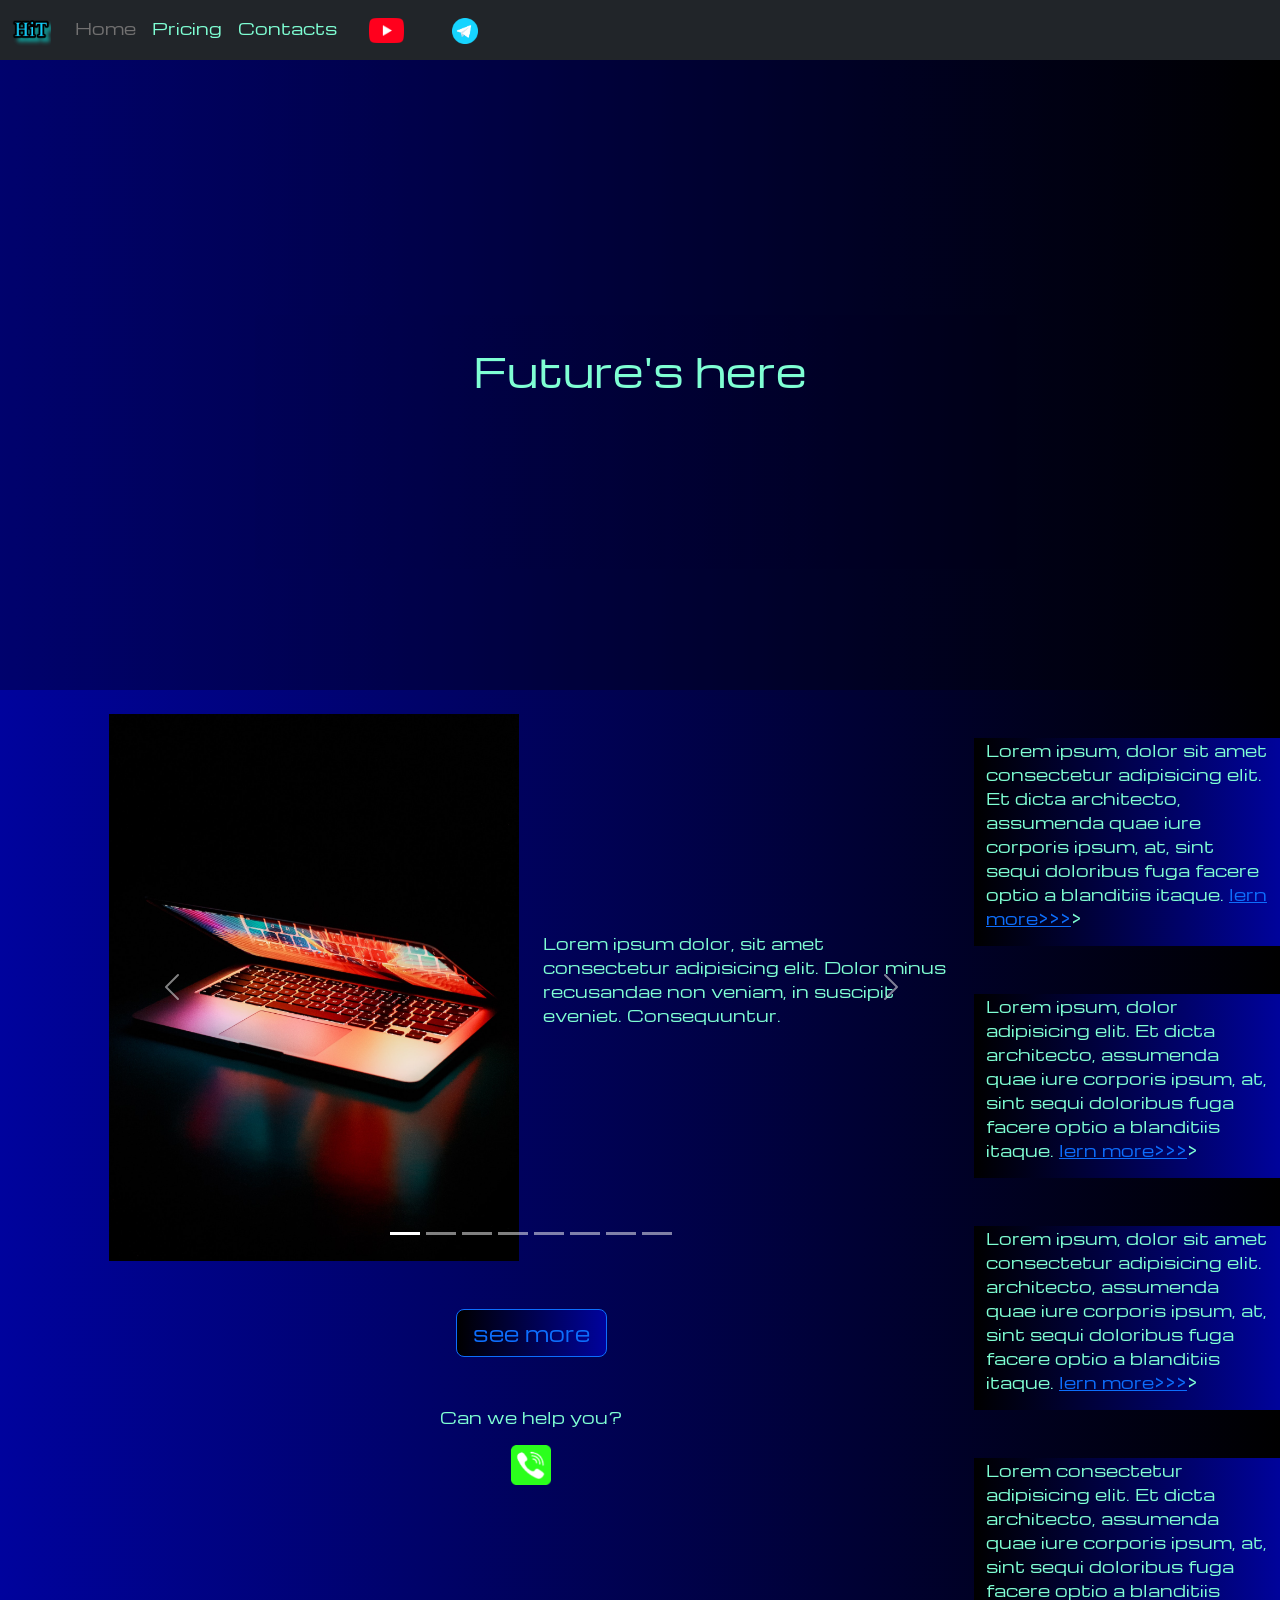
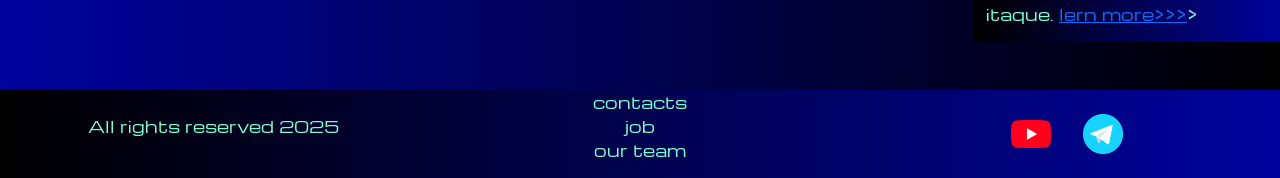
<file: index.html>
<!DOCTYPE html>
<html lang="en">

<head>
  <meta charset="UTF-8">
  <meta name="viewport" content="width=device-width, initial-scale=1.0">
  <link href="https://cdn.jsdelivr.net/npm/bootstrap@5.3.3/dist/css/bootstrap.min.css" rel="stylesheet"
    integrity="sha384-QWTKZyjpPEjISv5WaRU9OFeRpok6YctnYmDr5pNlyT2bRjXh0JMhjY6hW+ALEwIH" crossorigin="anonymous">
  <link rel="stylesheet" href="source/styles/mycss.css">
  <link rel="stylesheet" href="source/styles/bgvideo.css">
  <link rel="apple-touch-icon" sizes="180x180" href="/source/files/favicon_io/apple-touch-icon.png">
  <link rel="icon" type="image/png" sizes="32x32" href="/source/files/favicon_io/favicon-32x32.png">
  <link rel="icon" type="image/png" sizes="16x16" href="/source/files/favicon_io/favicon-16x16.png">
  <link rel="manifest" href="/site.webmanifest">

  <title>HiT</title>
</head>

<body>
  <header>
    <nav class="navbar navbar-expand-lg bg-dark">
      <div class="container-fluid">
        <a class="navbar-brand" href="/"><img src="source/files/logo.png" alt=""></a>
        <button class="navbar-toggler" type="button" data-bs-toggle="collapse" data-bs-target="#navbarNav"
          aria-controls="navbarNav" aria-expanded="false" aria-label="Toggle navigation">
          <span class="navbar-toggler-icon"></span>
        </button>
        <div class="collapse navbar-collapse" id="navbarNav">
          <ul class="navbar-nav">
            <li class="nav-item">
              <a class="nav-link active" aria-current="page" href="/">Home</a>
            </li>
            <li class="nav-item">
              <a class="nav-link" href="pricing.html">Pricing</a>
            </li>
            <li class="nav-item">
              <a class="nav-link" href="pricing.html">Contacts</a>
            </li>
            <li class="nav-item">
              <a class="nav-link" href="pricing.html">
                <img style="width: 35px; margin-inline: 1em;" src="source/files/yt.png" alt="...">
              </a>
            </li>
            <li class="nav-item">
              <a class="nav-link" href="pricing.html">
                <img style="width: 26px; margin-inline: 1em;" src="source/files/tg.png" alt="...">
              </a>
            </li>



          </ul>
        </div>
      </div>
    </nav>
  </header>

  <section>
    <div class="bgvideo">
      <video src="source/files/13178980_1080_1920_30fps.mp4" type="video/mp4" autoplay muted loop></video>
      <div class="effect"></div>
      <div class="video-text">
        <h1>Future's here</h1>
      </div>
    </div>



    <div class=".container-fluid mt-4">
      <div class="row">
        <div class="col-lg-1">
        </div>

        <div class="col-lg-8 col-md-12">
          <div class="row">
            <div id="carouselExampleIndicators" class="carousel slide">
              <div class="carousel-indicators">
                <button type="button" data-bs-target="#carouselExampleIndicators" data-bs-slide-to="0" class="active"
                  aria-current="true" aria-label="Slide 1"></button>
                <button type="button" data-bs-target="#carouselExampleIndicators" data-bs-slide-to="1"
                  aria-label="Slide 2"></button>
                <button type="button" data-bs-target="#carouselExampleIndicators" data-bs-slide-to="2"
                  aria-label="Slide 3"></button>
                <button type="button" data-bs-target="#carouselExampleIndicators" data-bs-slide-to="3"
                  aria-label="Slide 4"></button>
                <button type="button" data-bs-target="#carouselExampleIndicators" data-bs-slide-to="4"
                  aria-label="Slide 5"></button>
                <button type="button" data-bs-target="#carouselExampleIndicators" data-bs-slide-to="5"
                  aria-label="Slide 6"></button>
                <button type="button" data-bs-target="#carouselExampleIndicators" data-bs-slide-to="6"
                  aria-label="Slide 7"></button>
                <button type="button" data-bs-target="#carouselExampleIndicators" data-bs-slide-to="7"
                  aria-label="Slide 8"></button>
              </div>
              <div class="carousel-inner">
                <div class="carousel-item active">
                  <div class="d-block w-100">
                    <div class="row">
                      <div class="col-lg-6 col-md-6">
                        <img src="source/images/laptop.png" class="w-100" alt="laptop">
                      </div>
                      <div class="col-lg-6 col-md-6 slide-text">
                        <p>Lorem ipsum dolor, sit amet consectetur adipisicing elit. Dolor minus recusandae non veniam,
                          in suscipit eveniet. Consequuntur.</p>
                      </div>
                    </div>
                  </div>
                </div>
                <div class="carousel-item">
                  <div class="d-block w-100">
                    <div class="row">
                      <div class="col-lg-6 col-md-6">
                        <img src="source/images/gaming pc.png" class="w-100" alt="gaming pc">
                      </div>
                      <div class="col-lg-6 col-md-6 slide-text">
                        <p>Lorem ipsum dolor, sit amet consectetur adipisicing elit. Tempore perferendis exercitationem
                          provident expedita fugit iste. Obcaecati et quod blanditiis.</p>
                      </div>
                    </div>
                  </div>
                </div>
                <div class="carousel-item">
                  <div class="d-block w-100">
                    <div class="row">
                      <div class="col-lg-6 col-md-6">
                        <img src="source/images/vr.png" class="w-100" alt="vr">
                      </div>
                      <div class="col-lg-6 col-md-6 slide-text">
                        <p>Lorem ipsum dolor sit amet consectetur adipisicing elit. Aspernatur ducimus maiores nihil
                          harum id ipsum deserunt, cumque amet distinctio architecto adipisci enim nobis quibusdam
                          ratione sequi, quos modi velit delectus.</p>
                      </div>
                    </div>
                  </div>
                </div>
                <div class="carousel-item">
                  <div class="d-block w-100">
                    <div class="row">
                      <div class="col-lg-6 col-md-6">
                        <img src="source/images/controller.png" class="w-100" alt="controller">
                      </div>
                      <div class="col-lg-6 col-md-6 slide-text">
                        <p>Lorem ipsum dolor, sit adipisicing elit. Tempore perferendis exercitationem provident
                          expedita fugit iste. Obcaecati et quod blanditiis.</p>
                      </div>
                    </div>
                  </div>
                </div>
                <div class="carousel-item">
                  <div class="d-block w-100">
                    <div class="row">
                      <div class="col-lg-6 col-md-6">
                        <img src="source/images/acc.png" class="w-100" alt="gaming pc">
                      </div>
                      <div class="col-lg-6 col-md-6 slide-text">
                        <p>Lorem ipsum dolor, sit amet consectetur adipisicing elit. Tempore perferendis exercitationem
                          provident expedita fugit iste.</p>
                      </div>
                    </div>
                  </div>
                </div>
                <div class="carousel-item">
                  <div class="d-block w-100">
                    <div class="row">
                      <div class="col-lg-6 col-md-6">
                        <img src="source/images/cpu.png" class="w-100" alt="gaming pc">
                      </div>
                      <div class="col-lg-6 col-md-6 slide-text">
                        <p>Lorem elit. Tempore perferendis exercitationem
                          provident expedita fugit iste. Obcaecati et quod blanditiis.</p>
                      </div>
                    </div>
                  </div>
                </div>
                <div class="carousel-item">
                  <div class="d-block w-100">
                    <div class="row">
                      <div class="col-lg-6 col-md-6">
                        <img src="source/images/gpu.png" class="w-100" alt="gaming pc">
                      </div>
                      <div class="col-lg-6 col-md-6 slide-text">
                        <p>Lorem ipsum dolor, sit amet consectetur adipisicing elit. Tempore perferendis exercitationem
                          provident expedita et quod blanditiis.</p>
                      </div>
                    </div>
                  </div>
                </div>
                <div class="carousel-item">
                  <div class="d-block w-100">
                    <div class="row">
                      <div class="col-lg-6 col-md-6">
                        <img src="source/images/other.png" class="w-100" alt="gaming pc">
                      </div>
                      <div class="col-lg-6 col-md-6 slide-text">
                        <p>Lorem ipsum consectetur adipisicing elit. Tempore perferendis exercitationem
                          provident expedita fugit iste. Obcaecati et quod blanditiis.</p>
                      </div>
                    </div>
                  </div>
                </div>
                <button class="carousel-control-prev" type="button" data-bs-target="#carouselExampleIndicators"
                  data-bs-slide="prev">
                  <span class="carousel-control-prev-icon" aria-hidden="true"></span>
                  <span class="visually-hidden">Previous</span>
                </button>
                <button class="carousel-control-next" type="button" data-bs-target="#carouselExampleIndicators"
                  data-bs-slide="next">
                  <span class="carousel-control-next-icon" aria-hidden="true"></span>
                  <span class="visually-hidden">Next</span>
                </button>

              </div>
            </div>

            <div class="col-lg-12 col-md-12 text-center mt-4">
              <button type="button" class="btn btn-outline-primary btn-lg my-4">see more</button>
            </div>
            <div class="col-lg-12 col-md-12 text-center mt-4">
              <p>Can we help you?</p>
            </div>
            <div class="col-lg-12 col-md-12 text-center">
              <img class="call-anim" style="width: 40px;" src="source/files/phone.png" alt="...">
            </div>
          </div>
        </div>

        <div class="col-lg-3 col-md-12">
          <div class="row px-2">
            <div class="col-lg-12 sidebar my-4">
              <p>Lorem ipsum, dolor sit amet consectetur adipisicing elit. Et dicta architecto, assumenda quae iure
                corporis ipsum, at, sint sequi doloribus fuga facere optio a blanditiis itaque. <a href="#">lern
                  more>>></a>></a></p>
            </div>
            <div class="col-lg-12 sidebar my-4">
              <p>Lorem ipsum, dolor adipisicing elit. Et dicta architecto, assumenda quae iure corporis ipsum, at,
                sint sequi doloribus fuga facere optio a blanditiis itaque. <a href="#">lern more>>></a>></a></p>
            </div>
            <div class="col-lg-12 sidebar my-4">
              <p>Lorem ipsum, dolor sit amet consectetur adipisicing elit. architecto, assumenda quae iure corporis
                ipsum, at, sint sequi doloribus fuga facere optio a blanditiis itaque. <a href="#">lern
                  more>>></a>></a></p>
            </div>
            <div class="col-lg-12 sidebar my-4">
              <p>Lorem consectetur adipisicing elit. Et dicta architecto, assumenda quae iure corporis ipsum, at,
                sint sequi doloribus fuga facere optio a blanditiis itaque. <a href="#">lern more>>></a>></a></p>
            </div>
          </div>
        </div>
      </div>
    </div>
  </section>

  <footer class="mt-4">
    <div class="container-fluid">
      <div class="row">
        <div class="col-lg-4 col-md-12 footer-text text-center">
          <p>All rights reserved 2025</p>
        </div>
        <div class="col-lg-4 col-md-12 footer-text text-center">
          <p>contacts<br>job<br>our team</p>
        </div>
        <div class="col-lg-4 col-md-12 media-links">
          <img style="width: 40px; margin-inline: 1em;" src="source/files/yt.png" alt="...">
          <img style="width: 40px; margin-inline: 1em;" src="source/files/tg.png" alt="...">

        </div>
      </div>
    </div>

  </footer>


  <script src="https://cdn.jsdelivr.net/npm/bootstrap@5.3.3/dist/js/bootstrap.bundle.min.js"
    integrity="sha384-YvpcrYf0tY3lHB60NNkmXc5s9fDVZLESaAA55NDzOxhy9GkcIdslK1eN7N6jIeHz"
    crossorigin="anonymous"></script>
</body>

</html>
</file>
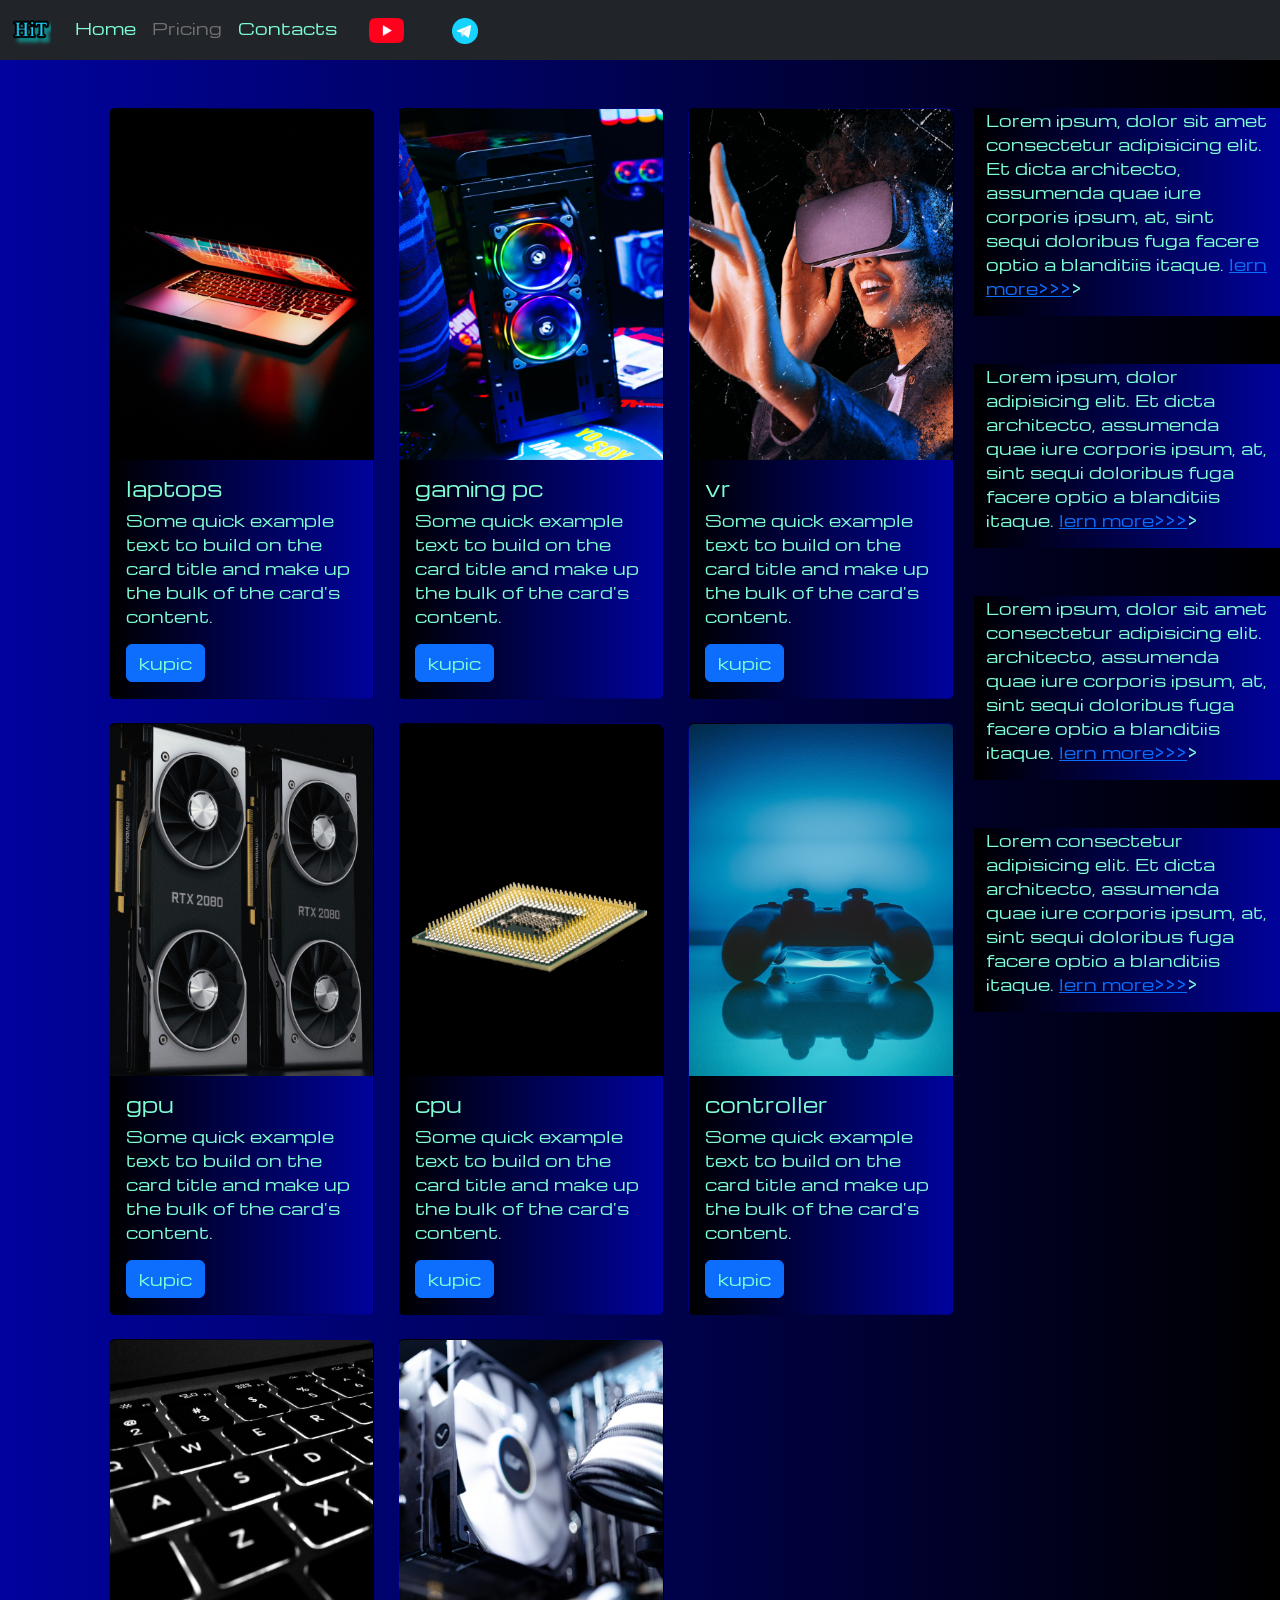
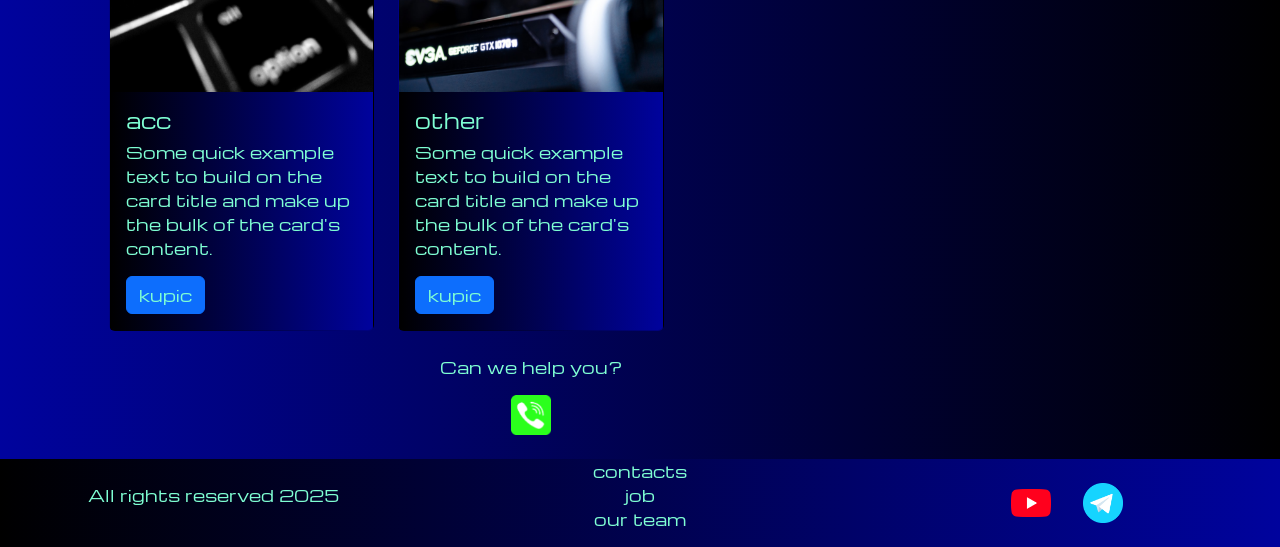
<file: pricing.html>
<!DOCTYPE html>
<html lang="en">

<head>
  <meta charset="UTF-8">
  <meta name="viewport" content="width=device-width, initial-scale=1.0">
  <link href="https://cdn.jsdelivr.net/npm/bootstrap@5.3.3/dist/css/bootstrap.min.css" rel="stylesheet"
    integrity="sha384-QWTKZyjpPEjISv5WaRU9OFeRpok6YctnYmDr5pNlyT2bRjXh0JMhjY6hW+ALEwIH" crossorigin="anonymous">
  <link rel="stylesheet" href="source/styles/mycss.css">
  <link rel="stylesheet" href="source/styles/bgvideo.css">
  <link rel="apple-touch-icon" sizes="180x180" href="/source/files/favicon_io/apple-touch-icon.png">
  <link rel="icon" type="image/png" sizes="32x32" href="/source/files/favicon_io/favicon-32x32.png">
  <link rel="icon" type="image/png" sizes="16x16" href="/source/files/favicon_io/favicon-16x16.png">
  <link rel="manifest" href="/site.webmanifest">

  <title>HiT</title>
</head>

<body>
  <header>
    <nav class="navbar navbar-expand-lg bg-dark">
      <div class="container-fluid">
        <a class="navbar-brand" href="/"><img src="source/files/logo.png" alt=""></a>
        <button class="navbar-toggler" type="button" data-bs-toggle="collapse" data-bs-target="#navbarNav"
          aria-controls="navbarNav" aria-expanded="false" aria-label="Toggle navigation">
          <span class="navbar-toggler-icon"></span>
        </button>
        <div class="collapse navbar-collapse" id="navbarNav">
          <ul class="navbar-nav">
            <li class="nav-item">
              <a class="nav-link" aria-current="page" href="/">Home</a>
            </li>
            <li class="nav-item">
              <a class="nav-link active" href="pricing.html">Pricing</a>
              <li class="nav-item">
                <a class="nav-link" href="pricing.html">Contacts</a>
              </li>
              <li class="nav-item">
                <a class="nav-link" href="pricing.html">
                  <img style="width: 35px; margin-inline: 1em;" src="source/files/yt.png" alt="...">
                </a>
              </li>
              <li class="nav-item">
                <a class="nav-link" href="pricing.html">
                  <img style="width: 26px; margin-inline: 1em;" src="source/files/tg.png" alt="...">
                </a>
              </li>
            </li>
          </ul>
        </div>
      </div>
    </nav>

  </header>

  <section>
    <div class=".container-fluid mt-4">
      <div class="row">
        <div class="col-lg-1">


        </div>

        <div class="col-lg-8 col-md-12">
          <div class="row">
            <div class="col-lg-4 col-md-6 mt-4">
              <div class="card">
                <a href="#"><img src="source/images/laptop.png" class="card-img-top" alt="laptop"></a>
                <div class="card-body">
                  <h5 class="card-title"><a href="#">laptops</a></h5>
                  <p class="card-text"><a href="#">
                      Some quick example text to build on the card title and make up the bulk of the
                      card's
                      content.
                    </a></p>
                  <a href="#" class="btn btn-primary">kupic</a>
                </div>
              </div>
            </div>
            <div class="col-lg-4 col-md-6 mt-4">
              <div class="card">
                <img src="source/images/gaming pc.png" class="card-img-top" alt="gaming pc">
                <div class="card-body">
                  <h5 class="card-title">gaming pc</h5>
                  <p class="card-text">Some quick example text to build on the card title and make up the bulk of the
                    card's
                    content.</p>
                  <a href="#" class="btn btn-primary">kupic</a>
                </div>
              </div>
            </div>
            <div class="col-lg-4 col-md-6 mt-4">
              <div class="card">
                <img src="source/images/vr.png" class="card-img-top" alt="vr">
                <div class="card-body">
                  <h5 class="card-title">vr</h5>
                  <p class="card-text">Some quick example text to build on the card title and make up the bulk of the
                    card's
                    content.</p>
                  <a href="#" class="btn btn-primary">kupic</a>
                </div>
              </div>
            </div>
            <div class="col-lg-4 col-md-6 mt-4">
              <div class="card">
                <img src="source/images/gpu.png" class="card-img-top" alt="gpu">
                <div class="card-body">
                  <h5 class="card-title">gpu</h5>
                  <p class="card-text">Some quick example text to build on the card title and make up the bulk of the
                    card's
                    content.</p>
                  <a href="#" class="btn btn-primary">kupic</a>
                </div>
              </div>
            </div>
            <div class="col-lg-4 col-md-6 mt-4">
              <div class="card">
                <img src="source/images/cpu.png" class="card-img-top" alt="cpu">
                <div class="card-body">
                  <h5 class="card-title">cpu</h5>
                  <p class="card-text">Some quick example text to build on the card title and make up the bulk of the
                    card's
                    content.</p>
                  <a href="#" class="btn btn-primary">kupic</a>
                </div>
              </div>
            </div>
            <div class="col-lg-4 col-md-6 mt-4">
              <div class="card">
                <img src="source/images/controller.png" class="card-img-top" alt="controller">
                <div class="card-body">
                  <h5 class="card-title">controller</h5>
                  <p class="card-text">Some quick example text to build on the card title and make up the bulk of the
                    card's
                    content.</p>
                  <a href="#" class="btn btn-primary">kupic</a>
                </div>
              </div>
            </div>
            <div class="col-lg-4 col-md-6 mt-4">
              <div class="card">
                <img src="source/images/acc.png" class="card-img-top" alt="acc">
                <div class="card-body">
                  <h5 class="card-title">acc</h5>
                  <p class="card-text">Some quick example text to build on the card title and make up the bulk of the
                    card's
                    content.</p>
                  <a href="#" class="btn btn-primary">kupic</a>
                </div>
              </div>
            </div>
            <div class="col-lg-4 col-md-6 mt-4">
              <div class="card">
                <img src="source/images/other.png" class="card-img-top" alt="other">
                <div class="card-body">
                  <h5 class="card-title">other</h5>
                  <p class="card-text">Some quick example text to build on the card title and make up the bulk of the
                    card's
                    content.</p>
                  <a href="#" class="btn btn-primary">kupic</a>
                </div>
              </div>
            </div>



          </div>
          <div class="col-lg-12 col-md-12 text-center mt-4">
            <p>Can we help you?</p>
          </div>
          <div class="col-lg-12 col-md-12 text-center">
            <img class="call-anim" style="width: 40px;" src="source/files/phone.png" alt="...">
          </div>
        </div>

        <div class="col-lg-3 col-md-12">
          <div class="row px-2">
            <div class="col-lg-12 sidebar my-4">
              <p>Lorem ipsum, dolor sit amet consectetur adipisicing elit. Et dicta architecto, assumenda quae iure
                corporis ipsum, at, sint sequi doloribus fuga facere optio a blanditiis itaque. <a href="#">lern
                  more>>></a>></a></p>
            </div>
            <div class="col-lg-12 sidebar my-4">
              <p>Lorem ipsum, dolor adipisicing elit. Et dicta architecto, assumenda quae iure corporis ipsum, at, sint
                sequi doloribus fuga facere optio a blanditiis itaque. <a href="#">lern more>>></a>></a></p>
            </div>
            <div class="col-lg-12 sidebar my-4">
              <p>Lorem ipsum, dolor sit amet consectetur adipisicing elit. architecto, assumenda quae iure corporis
                ipsum, at, sint sequi doloribus fuga facere optio a blanditiis itaque. <a href="#">lern more>>></a>></a>
              </p>
            </div>
            <div class="col-lg-12 sidebar my-4">
              <p>Lorem consectetur adipisicing elit. Et dicta architecto, assumenda quae iure corporis ipsum, at, sint
                sequi doloribus fuga facere optio a blanditiis itaque. <a href="#">lern more>>></a>></a></p>
            </div>
          </div>
        </div>
      </div>
    </div>

  </section>

  <footer class="mt-4">
    <div class="container-fluid">
      <div class="row">
        <div class="col-lg-4 col-md-12 footer-text text-center">
          <p>All rights reserved 2025</p>
        </div>
        <div class="col-lg-4 col-md-12 footer-text text-center">
          <p>contacts<br>job<br>our team</p>
        </div>
        <div class="col-lg-4 col-md-12 media-links">
          <img style="width: 40px; margin-inline: 1em;" src="source/files/yt.png" alt="...">
          <img style="width: 40px; margin-inline: 1em;" src="source/files/tg.png" alt="...">

        </div>
      </div>
    </div>
  </footer>


  <script src="https://cdn.jsdelivr.net/npm/bootstrap@5.3.3/dist/js/bootstrap.bundle.min.js"
    integrity="sha384-YvpcrYf0tY3lHB60NNkmXc5s9fDVZLESaAA55NDzOxhy9GkcIdslK1eN7N6jIeHz"
    crossorigin="anonymous"></script>
</body>

</html>
</file>
<file: source/styles/mycss.css>
@import url(https://fonts.googleapis.com/css?family=Michroma&display=swap);

body {
    font-family: Michroma, serif;
    background: linear-gradient(90deg, #00039d 0%, #000000 100%);
}

p {
    color: aquamarine;
}
.nav-link {
    color: aquamarine;
}

.navbar-nav .nav-link.active {
    color: rgb(114, 113, 113);
}

.navbar-brand img {
    width: 39px;
}

.navbar-toggler {
    background-color: rgb(114, 113, 113);
}

.sidebar {
    color: aquamarine;

    background: linear-gradient(270deg, #00039d 0%, #000000 100%);

}

.card {
    background: linear-gradient(270deg, #00039d 0%, #000000 100%);
    color: aquamarine;
}

.card a {
    text-decoration: none;
    color: aquamarine;
}

.slide-text,
.footer-text {
    color: aquamarine;
    margin: auto auto;
}

footer,
.btn-outline-primary {
    background: linear-gradient(90deg, #000000 0%, #00039d 100%);

}
.media-links {
    display: flex;
    justify-content: center;
    align-items: center;
}

.call-anim {
    animation: call 3s ease 0s infinite normal forwards;
}

@keyframes call {
	0%,
	100% {
		transform: translateY(0) rotate(0);
		transform-origin: 50% 50%;
	}

	15% {
		transform: translateY(-30px) rotate(6deg);
	}

	30% {
		transform: translateY(15px) rotate(-6deg);
	}

	45% {
		transform: translateY(-15px) rotate(3.6deg);
	}

	60% {
		transform: translateY(9px) rotate(-2.4deg);
	}

	75% {
		transform: translateY(-6px) rotate(1.2deg);
	}
}

@media (max-width: 755px) {
    .carousel-indicators {  
        display: none;
    }
}
</file>
<file: source/styles/bgvideo.css>
.bgvideo {
    height: 70vh;
    width: 100%;
    position: relative;
    display: flex;
    justify-content: center;
    align-items: center;

}

.bgvideo video {
    height: 70vh;
    width: 100%;
    position: absolute;
    top: 0;
    left: 0;
    object-fit: cover;
    z-index: 1;
}

.effect {
    height: 70vh;
    width: 100%;
    position: absolute;
    top: 0;
    left: 0;
    object-fit: cover;
    z-index: 2;
    background-color: rgba(0, 0, 0, 0.304);

}

.video-text {
    color: aquamarine;
    z-index: 2;
}
</file>
